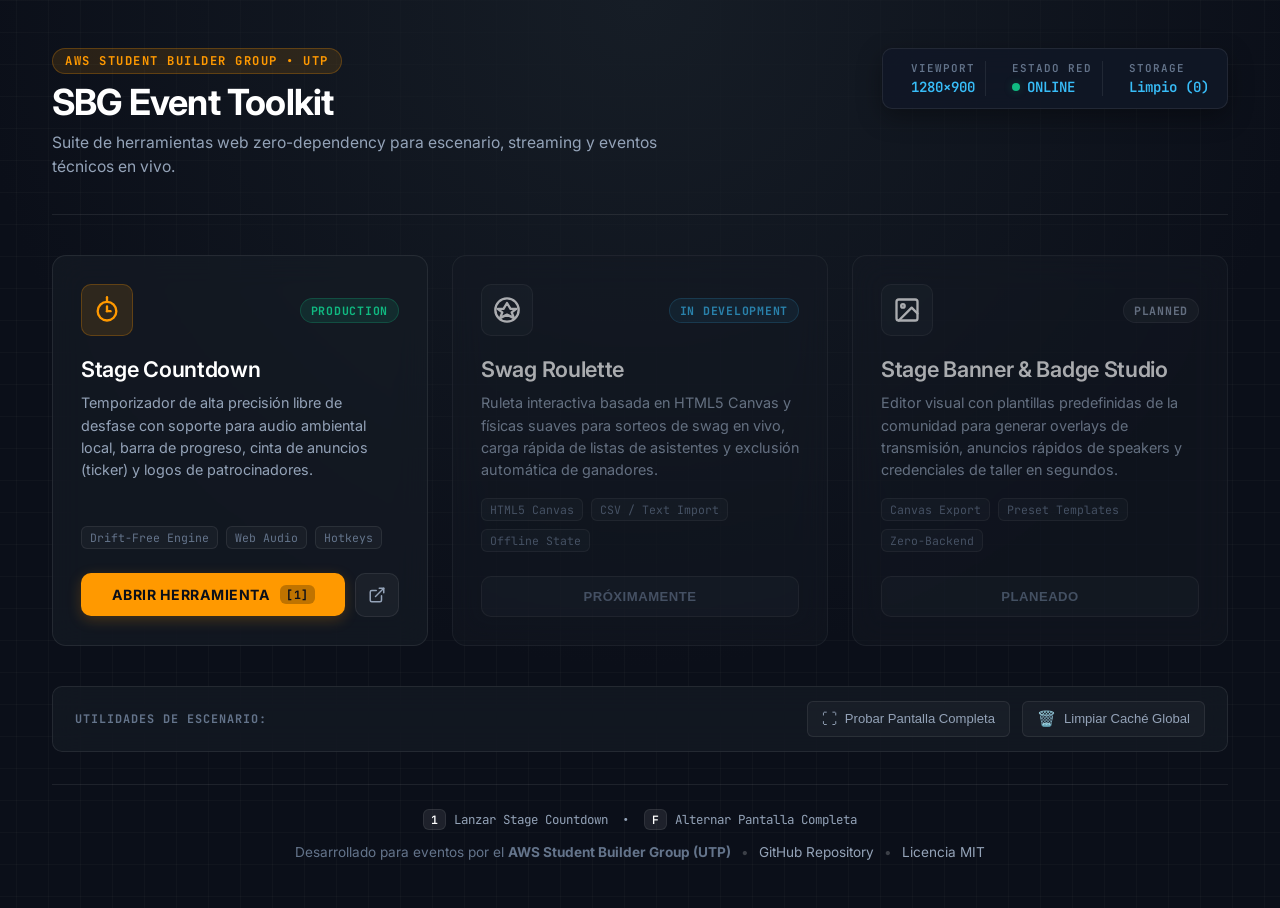
<file: index.html>
<!DOCTYPE html>
<html lang="es">
<head>
    <meta charset="UTF-8">
    <meta name="viewport" content="width=device-width, initial-scale=1.0">
    <title>Mission Control — SBG Event Toolkit</title>
    <meta name="description" content="Consola de mando y suite de herramientas web para escenario, transmisiones en vivo y talleres técnicos del AWS Student Builder Group (UTP).">
    <link rel="stylesheet" href="style.css">
</head>
<body>
    <div class="launchpad-container">
        <!-- Header: Barra de Estado del Operador -->
        <header class="operator-bar">
            <div class="brand-identity">
                <span class="community-badge">AWS STUDENT BUILDER GROUP • UTP</span>
                <h1 class="main-title">SBG Event Toolkit</h1>
                <p class="main-subtitle">Suite de herramientas web zero-dependency para escenario, streaming y eventos técnicos en vivo.</p>
            </div>

            <!-- Panel de Diagnóstico en Tiempo Real -->
            <div class="diag-panel" aria-label="Diagnóstico técnico del sistema">
                <div class="diag-item">
                    <span class="diag-label">VIEWPORT</span>
                    <span id="diag-resolution" class="diag-value">----×----</span>
                </div>
                <div class="diag-item">
                    <span class="diag-label">ESTADO RED</span>
                    <span id="diag-network" class="diag-value">
                        <span class="status-dot dot-online"></span> ONLINE
                    </span>
                </div>
                <div class="diag-item">
                    <span class="diag-label">STORAGE</span>
                    <span id="diag-storage" class="diag-value">Activo</span>
                </div>
            </div>
        </header>

        <!-- Cuadrícula Principal de Herramientas -->
        <main class="tools-grid-section">
            <div class="tools-grid">

                <!-- Tarjeta 1: Stage Countdown (ACTIVA) -->
                <article class="tool-card card-active" id="card-countdown">
                    <div class="card-header">
                        <div class="card-icon" aria-hidden="true">
                            <svg xmlns="http://www.w3.org/2000/svg" width="28" height="28" viewBox="0 0 24 24" fill="none" stroke="currentColor" stroke-width="2" stroke-linecap="round" stroke-linejoin="round">
                                <circle cx="12" cy="13" r="8"></circle>
                                <line x1="12" y1="9" x2="12" y2="13"></line>
                                <line x1="12" y1="13" x2="15" y2="13"></line>
                                <line x1="12" y1="1" x2="12" y2="5"></line>
                            </svg>
                        </div>
                        <span class="badge badge-prod">PRODUCTION</span>
                    </div>

                    <div class="card-body">
                        <h2 class="card-title">Stage Countdown</h2>
                        <p class="card-description">
                            Temporizador de alta precisión libre de desfase con soporte para audio ambiental local, barra de progreso, cinta de anuncios (ticker) y logos de patrocinadores.
                        </p>

                        <!-- Indicador dinámico de configuración previa guardada -->
                        <div id="countdown-stored-badge" class="stored-state-badge" style="display: none;">
                            <span class="state-dot">●</span> <span id="countdown-stored-text">Configuración previa detectada</span>
                        </div>

                        <div class="tech-tags">
                            <span class="tag-pill">Drift-Free Engine</span>
                            <span class="tag-pill">Web Audio</span>
                            <span class="tag-pill">Hotkeys</span>
                        </div>
                    </div>

                    <div class="card-actions">
                        <a href="./countdown/index.html" class="btn-primary card-btn-main" title="Abrir en esta pestaña">
                            <span>ABRIR HERRAMIENTA</span>
                            <span class="hotkey-badge">[1]</span>
                        </a>
                        <a href="./countdown/index.html" target="_blank" rel="noopener noreferrer" class="btn-icon" title="Abrir en nueva pestaña" aria-label="Abrir Stage Countdown en nueva pestaña">
                            <svg xmlns="http://www.w3.org/2000/svg" width="18" height="18" viewBox="0 0 24 24" fill="none" stroke="currentColor" stroke-width="2" stroke-linecap="round" stroke-linejoin="round">
                                <path d="M18 13v6a2 2 0 0 1-2 2H5a2 2 0 0 1-2-2V8a2 2 0 0 1 2-2h6"></path>
                                <polyline points="15 3 21 3 21 9"></polyline>
                                <line x1="10" y1="14" x2="21" y2="3"></line>
                            </svg>
                        </a>
                    </div>
                </article>

                <!-- Tarjeta 2: Swag Roulette (EN DESARROLLO) -->
                <article class="tool-card card-disabled" id="card-roulette">
                    <div class="card-header">
                        <div class="card-icon" aria-hidden="true">
                            <svg xmlns="http://www.w3.org/2000/svg" width="28" height="28" viewBox="0 0 24 24" fill="none" stroke="currentColor" stroke-width="2" stroke-linecap="round" stroke-linejoin="round">
                                <circle cx="12" cy="12" r="10"></circle>
                                <polygon points="12 6 15 11 20 11 16 14 18 19 12 16 6 19 8 14 4 11 9 11 12 6"></polygon>
                            </svg>
                        </div>
                        <span class="badge badge-dev">IN DEVELOPMENT</span>
                    </div>

                    <div class="card-body">
                        <h2 class="card-title">Swag Roulette</h2>
                        <p class="card-description">
                            Ruleta interactiva basada en HTML5 Canvas y físicas suaves para sorteos de swag en vivo, carga rápida de listas de asistentes y exclusión automática de ganadores.
                        </p>

                        <div class="tech-tags">
                            <span class="tag-pill">HTML5 Canvas</span>
                            <span class="tag-pill">CSV / Text Import</span>
                            <span class="tag-pill">Offline State</span>
                        </div>
                    </div>

                    <div class="card-actions">
                        <button class="btn-disabled card-btn-main" disabled aria-disabled="true">
                            <span>PRÓXIMAMENTE</span>
                        </button>
                    </div>
                </article>

                <!-- Tarjeta 3: Stage Banner & Badge Studio (PLANEADO) -->
                <article class="tool-card card-disabled" id="card-studio">
                    <div class="card-header">
                        <div class="card-icon" aria-hidden="true">
                            <svg xmlns="http://www.w3.org/2000/svg" width="28" height="28" viewBox="0 0 24 24" fill="none" stroke="currentColor" stroke-width="2" stroke-linecap="round" stroke-linejoin="round">
                                <rect x="3" y="3" width="18" height="18" rx="2" ry="2"></rect>
                                <circle cx="8.5" cy="8.5" r="1.5"></circle>
                                <polyline points="21 15 16 10 5 21"></polyline>
                            </svg>
                        </div>
                        <span class="badge badge-plan">PLANNED</span>
                    </div>

                    <div class="card-body">
                        <h2 class="card-title">Stage Banner & Badge Studio</h2>
                        <p class="card-description">
                            Editor visual con plantillas predefinidas de la comunidad para generar overlays de transmisión, anuncios rápidos de speakers y credenciales de taller en segundos.
                        </p>

                        <div class="tech-tags">
                            <span class="tag-pill">Canvas Export</span>
                            <span class="tag-pill">Preset Templates</span>
                            <span class="tag-pill">Zero-Backend</span>
                        </div>
                    </div>

                    <div class="card-actions">
                        <button class="btn-disabled card-btn-main" disabled aria-disabled="true">
                            <span>PLANEADO</span>
                        </button>
                    </div>
                </article>

            </div>
        </main>

        <!-- Barra de Utilidades Rápidas para el Operador -->
        <section class="operator-utilities">
            <div class="utilities-wrapper">
                <span class="utilities-title">UTILIDADES DE ESCENARIO:</span>
                <div class="utilities-buttons">
                    <button id="fullscreen-btn" class="btn-quick-util" title="Probar el modo pantalla completa en el proyector">
                        <span class="btn-icon-glyph">⛶</span> Probar Pantalla Completa
                    </button>
                    <button id="clear-cache-btn" class="btn-quick-util btn-danger-action" title="Eliminar configuraciones almacenadas en este navegador">
                        <span class="btn-icon-glyph">🗑️</span> Limpiar Caché Global
                    </button>
                </div>
            </div>
        </section>

        <!-- Footer -->
        <footer class="launchpad-footer">
            <div class="footer-shortcuts">
                <span class="hotkey-pill">1</span> Lanzar Stage Countdown &nbsp;•&nbsp; 
                <span class="hotkey-pill">F</span> Alternar Pantalla Completa
            </div>
            <div class="footer-meta">
                <span>Desarrollado para eventos por el <strong>AWS Student Builder Group (UTP)</strong></span>
                <span class="footer-separator">•</span>
                <a href="https://github.com/aws-sbg-utp/sbg-event-toolkit" target="_blank" rel="noopener noreferrer" class="footer-link">GitHub Repository</a>
                <span class="footer-separator">•</span>
                <a href="./LICENSE" class="footer-link">Licencia MIT</a>
            </div>
        </footer>
    </div>

    <script src="script.js"></script>
</body>
</html>
</file>
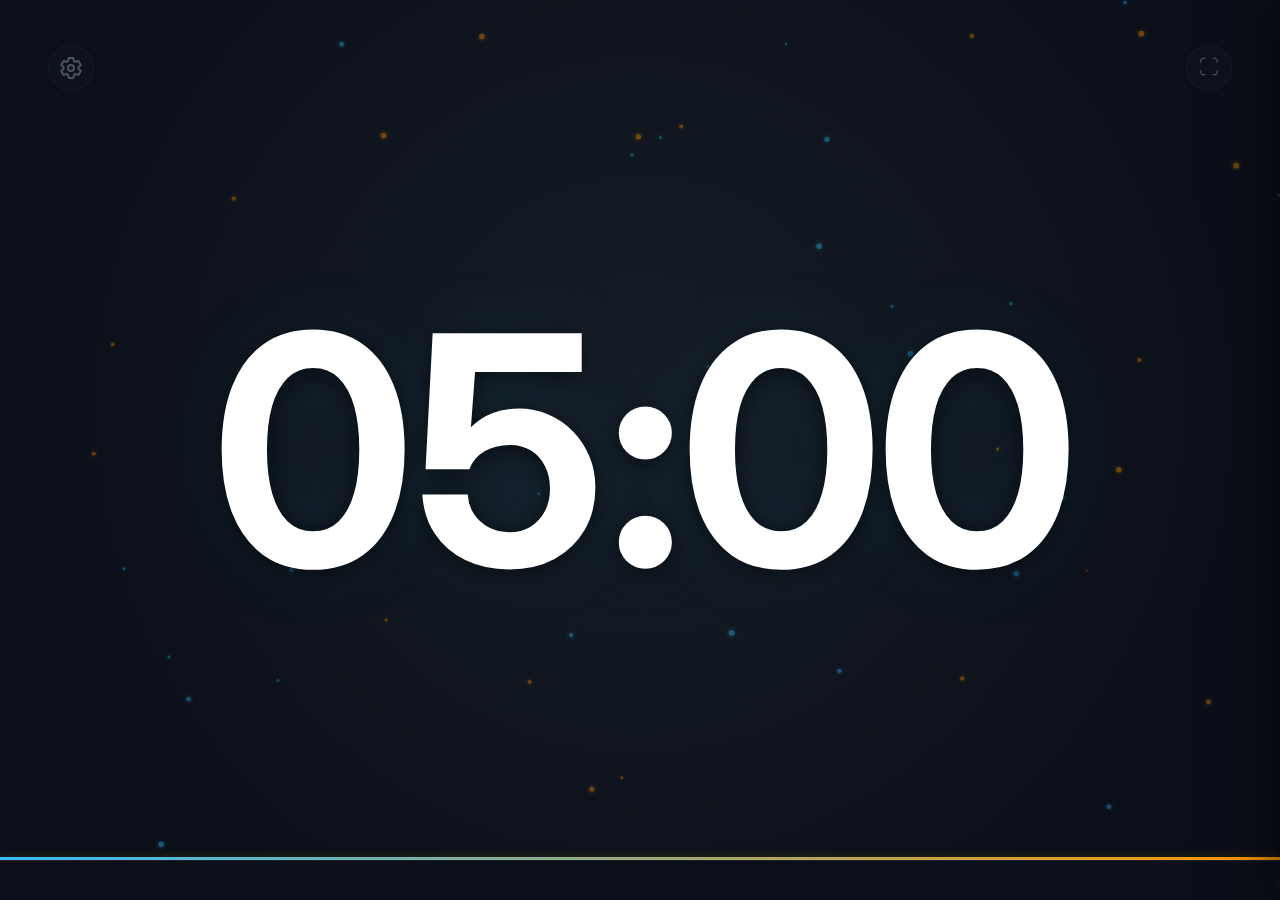
<file: countdown/index.html>
<!DOCTYPE html>
<html lang="es">
<head>
    <meta charset="UTF-8">
    <meta name="viewport" content="width=device-width, initial-scale=1.0">
    <title>Stage Countdown — SBG Event Toolkit</title>
    <meta name="description" content="Herramienta de cuenta regresiva en escenario de alta precisión para eventos y conferencias.">
    <link rel="stylesheet" href="style.css">
</head>
<body>
    <!-- Canvas de Fondo (Motor de Partículas) -->
    <canvas id="fx-canvas"></canvas>

    <div class="stage-container">
        <!-- Top Bar -->
        <header class="top-bar">
            <button id="open-panel-btn" class="settings-btn" aria-label="Abrir configuración" title="Configuración">
                <svg xmlns="http://www.w3.org/2000/svg" width="24" height="24" viewBox="0 0 24 24" fill="none" stroke="currentColor" stroke-width="2" stroke-linecap="round" stroke-linejoin="round">
                    <circle cx="12" cy="12" r="3"></circle>
                    <path d="M19.43 12.98c.04-.32.07-.64.07-.98s-.03-.66-.07-.98l2.11-1.65c.19-.15.24-.42.12-.64l-2-3.46c-.12-.22-.39-.3-.59-.22l-2.49 1c-.52-.4-1.08-.73-1.69-.93l-.38-2.65C14.46 2.18 14.25 2 14 2h-4c-.25 0-.46.18-.49.42l-.38 2.65c-.61.2-1.17.53-1.69.93l-2.49-1c-.2-.08-.47 0-.59.22l-2 3.46c-.13.22-.07.49.12.64l2.11 1.65c-.04.32-.07.65-.07.98s.03.66.07.98l-2.11 1.65c-.19.15-.24.42-.12.64l2 3.46c.12.22.39.3.59.22l2.49-1c.52.4 1.08.73 1.69.93l.38 2.65c.03.24.24.42.49.42h4c.25 0 .46-.18.49-.42l.38-2.65c.61-.2 1.17-.53 1.69-.93l2.49 1c.2.08.47 0 .59-.22l2-3.46c.12-.22.07-.49-.12-.64l-2.11-1.65z"></path>
                </svg>
            </button>
            <div class="top-logos">
                <div class="logo-container" id="top-left-logo"></div>
                <div class="logo-container" id="top-right-logo"></div>
            </div>
            <button id="fullscreen-btn" class="fullscreen-btn" aria-label="Pantalla completa" title="Pantalla completa">⛶</button>
        </header>

        <!-- Main Clock -->
        <main class="main-display">
            <div class="clock-wrapper">
                <div class="clock-display" id="countdown">05:00</div>
            </div>
        </main>

        <!-- Bottom Bar -->
        <footer class="bottom-section">
            <div class="bottom-logos">
                <div class="logo-container" id="bottom-left-logo"></div>
                <div class="logo-container" id="bottom-right-logo"></div>
            </div>
            <div class="progress-container">
                <div id="progress-bar" class="progress-bar"></div>
            </div>
            <div class="ticker-wrap">
                <div id="ticker" class="ticker">BIENVENIDOS AL EVENTO • STAGE COUNTDOWN TOOLKIT • </div>
            </div>
        </footer>
    </div>

    <!-- Panel de Configuración -->
    <aside id="settings-modal" class="settings-modal" aria-label="Panel de configuración">
        <div class="modal-header">
            <h2>Configuración</h2>
            <button id="close-modal" class="close-modal-btn" aria-label="Cerrar panel">✕</button>
        </div>

        <section class="control-section">
            <h3 class="section-title">Temporizador</h3>
            <div class="form-group">
                <label for="initial-minutes" class="form-label">Minutos</label>
                <input type="number" id="initial-minutes" value="5" min="1" max="120" class="input-field">
            </div>
            <div class="button-group">
                <button id="start-btn" class="btn-primary">INICIAR</button>
                <button id="pause-btn" class="btn-secondary">PAUSAR</button>
                <button id="reset-btn" class="btn-secondary">REINICIAR</button>
            </div>
            <div class="quick-controls">
                <button id="add-minute" class="btn-quick">+1 MIN</button>
                <button id="sub-minute" class="btn-quick">-1 MIN</button>
            </div>
        </section>

        <section class="control-section audio-section">
            <h3 class="section-title">Audio Ambiente</h3>
            <div class="file-upload-group">
                <label for="audio-upload" class="file-btn">📁 SUBIR AUDIO</label>
                <input type="file" id="audio-upload" accept="audio/*" class="hidden-input">
            </div>
            <div class="slider-group">
                <label for="volume-slider" class="form-label">Volumen <span id="volume-value" class="value-display">70%</span></label>
                <input type="range" id="volume-slider" min="0" max="1" step="0.01" value="0.7" class="volume-slider">
            </div>
            <label class="checkbox-label">
                <input type="checkbox" id="loop-checkbox" checked>
                <span>Reproducir en bucle</span>
            </label>
            <div class="audio-actions">
                <button id="play-audio-btn" class="btn-secondary">▶ PROBAR</button>
                <button id="stop-audio-btn" class="btn-secondary">⏹ DETENER</button>
            </div>
        </section>

        <section class="control-section">
            <h3 class="section-title">Personalización</h3>
            <div class="form-group">
                <label for="ticker-text" class="form-label">Texto del Ticker</label>
                <div class="ticker-input-group">
                    <input type="text" id="ticker-text" value="BIENVENIDOS AL EVENTO • STAGE COUNTDOWN TOOLKIT" class="input-field">
                    <button id="update-ticker-btn" class="btn-secondary small">ACTUALIZAR</button>
                </div>
            </div>
            <div class="form-group">
                <label class="form-label">Logos de Patrocinadores</label>
                <div class="logo-upload-group">
                    <label for="logo-upload" class="file-btn">📸 SELECCIONAR LOGO</label>
                    <input type="file" id="logo-upload" accept="image/*" class="hidden-input">
                    <select id="logo-position" class="select-field">
                        <option value="top-left">↖ Arriba Izquierda</option>
                        <option value="top-right">↗ Arriba Derecha</option>
                        <option value="bottom-left">↙ Abajo Izquierda</option>
                        <option value="bottom-right" selected>↘ Abajo Derecha</option>
                    </select>
                    <div class="logo-actions-group">
                        <button id="add-logo-btn" class="btn-secondary small">INSERTAR</button>
                        <button id="remove-logo-btn" class="btn-clear small logo-btn-clear">QUITAR</button>
                    </div>
                </div>
            </div>
        </section>

        <div class="modal-footer">
            <button id="clear-storage" class="btn-clear">Restablecer Configuración</button>
            <p class="hint">Espacio: Iniciar/Pausar • Esc: Cerrar panel</p>
        </div>
    </aside>

    <script src="script.js"></script>
</body>
</html>
</file>
<file: style.css>
@import url('https://fonts.googleapis.com/css2?family=Inter:wght@400;500;600;700&family=JetBrains+Mono:wght@400;500;600;700&display=swap');

:root {
    /* === Fondos y Superficies === */
    --bg-main: #0B0F19;
    --bg-secondary: #161D26;
    --bg-panel: rgba(16, 23, 38, 0.88);
    --bg-card: rgba(22, 29, 38, 0.65);
    --bg-card-hover: rgba(27, 36, 48, 0.8);
    --bg-input: rgba(11, 15, 25, 0.65);

    /* === Tipografía y Textos === */
    --text-primary: #FFFFFF;
    --text-secondary: #94A3B8;
    --text-muted: #64748B;

    /* === Identidad AWS Orange === */
    --aws-orange: #FF9900;
    --aws-orange-hover: #FFA826;
    --aws-orange-soft: rgba(255, 153, 0, 0.12);
    --aws-orange-glow: rgba(255, 153, 0, 0.22);

    /* === Identidad Tech Blue === */
    --tech-blue: #38BDF8;
    --tech-blue-soft: rgba(56, 189, 248, 0.10);
    --tech-blue-glow: rgba(56, 189, 248, 0.18);

    /* === Estados: Verde Esmeralda y Peligro === */
    --emerald-green: #10B981;
    --emerald-soft: rgba(16, 185, 129, 0.12);
    --emerald-glow: rgba(16, 185, 129, 0.25);
    --amber-warning: #F59E0B;
    --amber-soft: rgba(245, 158, 11, 0.12);
    --danger-red: #F87171;
    --danger-soft: rgba(248, 113, 113, 0.12);

    /* === Cristales y Bordes (Glassmorphism) === */
    --border-glass: rgba(255, 255, 255, 0.08);
    --border-glass-hover: rgba(255, 255, 255, 0.18);
    --border-accent: rgba(56, 189, 248, 0.25);

    /* === Radios de Curvatura === */
    --radius-sm: 6px;
    --radius-md: 10px;
    --radius-lg: 14px;
    --radius-full: 9999px;
}

* {
    margin: 0;
    padding: 0;
    box-sizing: border-box;
}

body {
    background-color: var(--bg-main);
    background-image: 
        radial-gradient(circle at 50% 0%, #161D26 0%, transparent 60%),
        linear-gradient(to right, rgba(255, 255, 255, 0.025) 1px, transparent 1px),
        linear-gradient(to bottom, rgba(255, 255, 255, 0.025) 1px, transparent 1px);
    background-size: 100% 100%, 32px 32px, 32px 32px;
    background-position: top center;
    font-family: 'Inter', system-ui, -apple-system, sans-serif;
    color: var(--text-primary);
    min-height: 100vh;
    display: flex;
    flex-direction: column;
    -webkit-font-smoothing: antialiased;
    overflow-x: hidden;
}

/* === Contenedor Principal === */
.launchpad-container {
    width: 100%;
    max-width: 1240px;
    margin: 0 auto;
    padding: 48px 32px;
    display: flex;
    flex-direction: column;
    min-height: 100vh;
    justify-content: space-between;
}

/* === Header Superior: Operator Status Bar === */
.operator-bar {
    display: flex;
    justify-content: space-between;
    align-items: flex-start;
    gap: 32px;
    padding-bottom: 36px;
    border-bottom: 1px solid var(--border-glass);
    margin-bottom: 40px;
}

.brand-identity {
    display: flex;
    flex-direction: column;
    gap: 8px;
    max-width: 650px;
}

.community-badge {
    align-self: flex-start;
    font-family: 'JetBrains Mono', monospace;
    font-size: 0.76rem;
    font-weight: 700;
    color: var(--aws-orange);
    background: var(--aws-orange-soft);
    border: 1px solid rgba(255, 153, 0, 0.25);
    padding: 4px 12px;
    border-radius: var(--radius-full);
    letter-spacing: 1.5px;
}

.main-title {
    font-size: 2.25rem;
    font-weight: 700;
    letter-spacing: -0.8px;
    line-height: 1.15;
    color: var(--text-primary);
}

.main-subtitle {
    font-size: 0.98rem;
    color: var(--text-secondary);
    line-height: 1.5;
}

/* === Panel de Diagnóstico Técnico === */
.diag-panel {
    display: flex;
    gap: 16px;
    background: var(--bg-panel);
    backdrop-filter: blur(20px);
    -webkit-backdrop-filter: blur(20px);
    border: 1px solid var(--border-glass);
    border-radius: var(--radius-md);
    padding: 12px 18px;
    box-shadow: 0 8px 24px rgba(0, 0, 0, 0.35);
    flex-shrink: 0;
}

.diag-item {
    display: flex;
    flex-direction: column;
    gap: 3px;
    padding: 0 10px;
    border-right: 1px solid var(--border-glass);
}

.diag-item:last-child {
    border-right: none;
    padding-right: 0;
}

.diag-label {
    font-family: 'JetBrains Mono', monospace;
    font-size: 0.68rem;
    font-weight: 600;
    color: var(--text-muted);
    letter-spacing: 1px;
}

.diag-value {
    font-family: 'JetBrains Mono', monospace;
    font-size: 0.88rem;
    font-weight: 600;
    color: var(--tech-blue);
    font-variant-numeric: tabular-nums;
    display: flex;
    align-items: center;
    gap: 7px;
}

.status-dot {
    width: 8px;
    height: 8px;
    border-radius: var(--radius-full);
    display: inline-block;
}

.dot-online {
    background-color: var(--emerald-green);
    box-shadow: 0 0 8px var(--emerald-glow);
    animation: pulseDot 2s infinite ease-in-out;
}

.dot-offline {
    background-color: var(--amber-warning);
    box-shadow: 0 0 8px var(--amber-soft);
}

@keyframes pulseDot {
    0%, 100% { opacity: 1; transform: scale(1); }
    50% { opacity: 0.55; transform: scale(0.85); }
}

/* === Main Grid Section === */
.tools-grid-section {
    flex: 1;
    margin-bottom: 40px;
}

.tools-grid {
    display: grid;
    grid-template-columns: repeat(auto-fit, minmax(340px, 1fr));
    gap: 24px;
}

/* === Tarjetas de Herramientas (Glassmorphism) === */
.tool-card {
    background: var(--bg-card);
    backdrop-filter: blur(16px);
    -webkit-backdrop-filter: blur(16px);
    border: 1px solid var(--border-glass);
    border-radius: var(--radius-lg);
    padding: 28px;
    display: flex;
    flex-direction: column;
    justify-content: space-between;
    transition: all 0.3s cubic-bezier(0.4, 0, 0.2, 1);
    position: relative;
    overflow: hidden;
}

.tool-card.card-active:hover {
    background: var(--bg-card-hover);
    border-color: var(--border-glass-hover);
    transform: translateY(-2px);
    box-shadow: 0 16px 36px rgba(0, 0, 0, 0.45);
}

.tool-card.card-disabled {
    opacity: 0.65;
}

.card-header {
    display: flex;
    justify-content: space-between;
    align-items: center;
    margin-bottom: 20px;
}

.card-icon {
    width: 52px;
    height: 52px;
    border-radius: var(--radius-md);
    background: rgba(255, 255, 255, 0.03);
    border: 1px solid var(--border-glass);
    display: flex;
    align-items: center;
    justify-content: center;
    color: var(--text-primary);
    transition: all 0.25s ease;
}

.card-active .card-icon {
    color: var(--aws-orange);
    border-color: rgba(255, 153, 0, 0.25);
    background: var(--aws-orange-soft);
}

.card-active:hover .card-icon {
    transform: scale(1.05);
    box-shadow: 0 0 16px var(--aws-orange-soft);
}

/* === Badges de Estado === */
.badge {
    font-family: 'JetBrains Mono', monospace;
    font-size: 0.72rem;
    font-weight: 700;
    padding: 4px 10px;
    border-radius: var(--radius-full);
    letter-spacing: 0.75px;
    text-transform: uppercase;
}

.badge-prod {
    color: var(--emerald-green);
    background: var(--emerald-soft);
    border: 1px solid rgba(16, 185, 129, 0.25);
}

.badge-dev {
    color: var(--tech-blue);
    background: var(--tech-blue-soft);
    border: 1px solid rgba(56, 189, 248, 0.25);
}

.badge-plan {
    color: var(--text-secondary);
    background: rgba(255, 255, 255, 0.05);
    border: 1px solid var(--border-glass);
}

/* === Contenido de la Tarjeta === */
.card-body {
    flex: 1;
    display: flex;
    flex-direction: column;
    margin-bottom: 24px;
}

.card-title {
    font-size: 1.35rem;
    font-weight: 600;
    color: var(--text-primary);
    margin-bottom: 10px;
    letter-spacing: -0.3px;
}

.card-description {
    font-size: 0.9rem;
    color: var(--text-secondary);
    line-height: 1.55;
    margin-bottom: 16px;
    flex: 1;
}

/* Indicador dinámico de estado guardado en storage */
.stored-state-badge {
    display: inline-flex;
    align-items: center;
    gap: 6px;
    font-family: 'JetBrains Mono', monospace;
    font-size: 0.76rem;
    color: var(--tech-blue);
    background: var(--tech-blue-soft);
    border: 1px solid rgba(56, 189, 248, 0.2);
    padding: 4px 10px;
    border-radius: var(--radius-sm);
    margin-bottom: 16px;
    align-self: flex-start;
}

.state-dot {
    font-size: 0.65rem;
    color: var(--tech-blue);
}

/* === Pills Técnicas === */
.tech-tags {
    display: flex;
    flex-wrap: wrap;
    gap: 8px;
}

.tag-pill {
    font-family: 'JetBrains Mono', monospace;
    font-size: 0.72rem;
    color: var(--text-muted);
    background: rgba(255, 255, 255, 0.03);
    border: 1px solid var(--border-glass);
    padding: 3px 8px;
    border-radius: var(--radius-sm);
}

/* === Acciones de la Tarjeta === */
.card-actions {
    display: flex;
    gap: 10px;
    align-items: center;
}

.card-btn-main {
    flex: 1;
    display: flex;
    align-items: center;
    justify-content: center;
    gap: 10px;
    text-decoration: none;
    text-align: center;
}

.btn-primary {
    background: var(--aws-orange);
    color: #0B0F19;
    font-weight: 700;
    font-size: 0.88rem;
    padding: 12px 18px;
    border: none;
    border-radius: var(--radius-md);
    cursor: pointer;
    box-shadow: 0 4px 14px var(--aws-orange-glow);
    transition: all 0.2s cubic-bezier(0.4, 0, 0.2, 1);
    letter-spacing: 0.5px;
}

.btn-primary:hover {
    background: var(--aws-orange-hover);
    box-shadow: 0 6px 20px rgba(255, 153, 0, 0.35);
    transform: translateY(-1px);
}

.hotkey-badge {
    font-family: 'JetBrains Mono', monospace;
    font-size: 0.72rem;
    background: rgba(0, 0, 0, 0.25);
    padding: 2px 6px;
    border-radius: var(--radius-sm);
    color: #0B0F19;
}

.btn-icon {
    width: 44px;
    height: 44px;
    display: flex;
    align-items: center;
    justify-content: center;
    border-radius: var(--radius-md);
    background: rgba(255, 255, 255, 0.04);
    border: 1px solid var(--border-glass);
    color: var(--text-secondary);
    cursor: pointer;
    text-decoration: none;
    transition: all 0.2s ease;
    flex-shrink: 0;
}

.btn-icon:hover {
    color: var(--text-primary);
    background: rgba(255, 255, 255, 0.08);
    border-color: var(--border-glass-hover);
    transform: translateY(-1px);
}

.btn-disabled {
    background: rgba(255, 255, 255, 0.03);
    color: var(--text-muted);
    border: 1px solid var(--border-glass);
    font-size: 0.82rem;
    font-weight: 600;
    padding: 12px;
    border-radius: var(--radius-md);
    cursor: not-allowed;
    letter-spacing: 0.5px;
    text-transform: uppercase;
}

/* === Barra de Utilidades del Operador === */
.operator-utilities {
    background: var(--bg-card);
    backdrop-filter: blur(16px);
    -webkit-backdrop-filter: blur(16px);
    border: 1px solid var(--border-glass);
    border-radius: var(--radius-md);
    padding: 14px 22px;
    margin-bottom: 32px;
}

.utilities-wrapper {
    display: flex;
    justify-content: space-between;
    align-items: center;
    flex-wrap: wrap;
    gap: 16px;
}

.utilities-title {
    font-family: 'JetBrains Mono', monospace;
    font-size: 0.74rem;
    font-weight: 700;
    color: var(--text-muted);
    letter-spacing: 1px;
}

.utilities-buttons {
    display: flex;
    gap: 12px;
    flex-wrap: wrap;
}

.btn-quick-util {
    background: rgba(255, 255, 255, 0.03);
    border: 1px solid var(--border-glass);
    color: var(--text-secondary);
    padding: 8px 14px;
    border-radius: var(--radius-sm);
    font-size: 0.82rem;
    font-weight: 500;
    cursor: pointer;
    display: inline-flex;
    align-items: center;
    gap: 8px;
    transition: all 0.2s ease;
}

.btn-quick-util:hover {
    background: rgba(255, 255, 255, 0.07);
    color: var(--text-primary);
    border-color: var(--border-glass-hover);
}

.btn-danger-action:hover {
    background: var(--danger-soft);
    color: var(--danger-red);
    border-color: rgba(248, 113, 113, 0.3);
}

.btn-icon-glyph {
    font-size: 0.95rem;
}

/* === Footer === */
.launchpad-footer {
    display: flex;
    flex-direction: column;
    align-items: center;
    gap: 14px;
    padding-top: 24px;
    border-top: 1px solid var(--border-glass);
    font-size: 0.85rem;
    color: var(--text-muted);
}

.footer-shortcuts {
    font-family: 'JetBrains Mono', monospace;
    font-size: 0.78rem;
    color: var(--text-secondary);
    display: flex;
    align-items: center;
    gap: 8px;
    flex-wrap: wrap;
    justify-content: center;
}

.hotkey-pill {
    background: rgba(255, 255, 255, 0.08);
    border: 1px solid var(--border-glass);
    color: var(--text-primary);
    padding: 2px 7px;
    border-radius: var(--radius-sm);
    font-size: 0.72rem;
    font-weight: 600;
}

.footer-meta {
    display: flex;
    align-items: center;
    gap: 10px;
    flex-wrap: wrap;
    justify-content: center;
}

.footer-separator {
    color: rgba(255, 255, 255, 0.2);
}

.footer-link {
    color: var(--text-secondary);
    text-decoration: none;
    transition: color 0.2s ease;
}

.footer-link:hover {
    color: var(--tech-blue);
}

/* === Adaptabilidad Responsiva === */
@media (max-width: 900px) {
    .operator-bar {
        flex-direction: column;
        align-items: stretch;
    }

    .diag-panel {
        justify-content: space-between;
    }

    .utilities-wrapper {
        flex-direction: column;
        align-items: stretch;
    }
}

@media (max-width: 600px) {
    .launchpad-container {
        padding: 28px 18px;
    }

    .main-title {
        font-size: 1.75rem;
    }

    .diag-panel {
        flex-direction: column;
        gap: 10px;
    }

    .diag-item {
        border-right: none;
        border-bottom: 1px solid var(--border-glass);
        padding-bottom: 8px;
        padding-left: 0;
    }

    .diag-item:last-child {
        border-bottom: none;
        padding-bottom: 0;
    }

    .tools-grid {
        grid-template-columns: 1fr;
    }
}
</file>
<file: countdown/style.css>
@import url('https://fonts.googleapis.com/css2?family=Inter:wght@400;500;600;700&family=JetBrains+Mono:wght@500;600;700&display=swap');

:root {
    --bg-main: #0B0F19;
    --bg-secondary: #161D26;
    --bg-panel: rgba(16, 23, 38, 0.88);
    --bg-card: rgba(22, 29, 38, 0.55);
    --bg-input: rgba(11, 15, 25, 0.65);

    --text-primary: #FFFFFF;
    --text-secondary: #94A3B8;
    --text-muted: #64748B;

    --aws-orange: #FF9900;
    --aws-orange-hover: #FFA826;
    --aws-orange-soft: rgba(255, 153, 0, 0.12);
    --aws-orange-glow: rgba(255, 153, 0, 0.22);

    --tech-blue: #38BDF8;
    --tech-blue-soft: rgba(56, 189, 248, 0.10);
    --tech-blue-glow: rgba(56, 189, 248, 0.18);

    --emerald-green: #10B981;
    --emerald-glow: rgba(16, 185, 129, 0.25);

    --danger-red: #F87171;
    --danger-soft: rgba(248, 113, 113, 0.12);

    --border-glass: rgba(255, 255, 255, 0.08);
    --border-glass-hover: rgba(255, 255, 255, 0.18);
    --border-accent: rgba(56, 189, 248, 0.25);

    --radius-sm: 6px;
    --radius-md: 10px;
    --radius-lg: 14px;
    --radius-full: 9999px;
}

* {
    margin: 0;
    padding: 0;
    box-sizing: border-box;
}

body {
    background-color: var(--bg-main);
    background-image: radial-gradient(circle at 50% 45%, #161D26 0%, #0B0F19 75%);
    font-family: 'Inter', system-ui, -apple-system, sans-serif;
    color: var(--text-primary);
    overflow: hidden;
    height: 100vh;
    width: 100vw;
    -webkit-font-smoothing: antialiased;
}

/* === CANVAS FONDO === */
#fx-canvas {
    position: absolute;
    top: 0;
    left: 0;
    width: 100%;
    height: 100%;
    z-index: 0;
    pointer-events: none;
}

.stage-container {
    position: relative;
    z-index: 1; /* Asegura que la UI esté sobre el canvas */
    display: flex;
    flex-direction: column;
    justify-content: space-between;
    height: 100vh;
    width: 100%;
}

/* Header */
.top-bar {
    height: 15vh;
    min-height: 100px;
    display: flex;
    align-items: center;
    justify-content: space-between;
    padding: 0 48px;
    position: relative;
    z-index: 20;
}

.settings-btn,
.fullscreen-btn {
    width: 46px;
    height: 46px;
    display: flex;
    align-items: center;
    justify-content: center;
    border-radius: var(--radius-full);
    background: rgba(255, 255, 255, 0.03);
    border: 1px solid var(--border-glass);
    color: var(--text-secondary);
    cursor: pointer;
    transition: all 0.25s cubic-bezier(0.4, 0, 0.2, 1);
    font-size: 20px;
    opacity: 0.45;
    padding: 0;
}

.settings-btn:hover,
.fullscreen-btn:hover {
    opacity: 1;
    color: var(--tech-blue);
    border-color: var(--border-accent);
    background: var(--tech-blue-soft);
    transform: scale(1.06);
}

.top-logos {
    display: flex;
    gap: 48px;
    align-items: center;
}

/* Main Display */
.main-display {
    flex: 1;
    display: flex;
    align-items: center;
    justify-content: center;
}

.clock-wrapper {
    display: flex;
    align-items: center;
    justify-content: center;
    height: 100%;
    width: 100%;
}

.clock-display {
    font-family: 'Inter', system-ui, sans-serif;
    font-weight: 700;
    font-size: 25vw;
    line-height: 1;
    letter-spacing: -10px;
    color: var(--text-primary);
    text-shadow: 
        0 4px 28px rgba(0, 0, 0, 0.65),
        0 0 70px rgba(56, 189, 248, 0.12);
    user-select: none;
    pointer-events: none;
    font-variant-numeric: tabular-nums;
    transition: transform 0.4s cubic-bezier(0.34, 1.56, 0.64, 1), color 0.4s ease, text-shadow 0.4s ease;
}

.clock-display.alarm {
    color: var(--emerald-green);
    text-shadow: 
        0 4px 24px rgba(0, 0, 0, 0.6),
        0 0 36px var(--emerald-glow),
        0 0 80px rgba(16, 185, 129, 0.12);
    animation: alarmPulse 1.2s infinite alternate ease-in-out;
}

@keyframes alarmPulse {
    from { transform: scale(1.0); }
    to { transform: scale(1.02); }
}

/* Footer & Marquee */
.bottom-section {
    height: 15vh;
    min-height: 120px;
    display: flex;
    flex-direction: column;
    justify-content: flex-end;
}

.bottom-logos {
    display: flex;
    justify-content: space-between;
    align-items: flex-end;
    padding: 0 48px 16px 48px;
}

.logo-container {
    height: 64px;
    display: flex;
    align-items: center;
    justify-content: center;
}

.logo-container img {
    max-height: 76px;
    width: auto;
    object-fit: contain;
    mix-blend-mode: screen;
    filter: brightness(1.08) contrast(1.05);
    opacity: 0.9;
    transition: opacity 0.3s ease, transform 0.3s ease;
}

.logo-container img:hover {
    opacity: 1;
    transform: scale(1.04);
}

.progress-container {
    width: 100%;
    height: 3px;
    background: rgba(255, 255, 255, 0.05);
}

.progress-bar {
    height: 100%;
    width: 100%;
    background: linear-gradient(90deg, var(--tech-blue), var(--aws-orange));
    box-shadow: 0 0 10px rgba(255, 153, 0, 0.25);
    transition: width 0.6s cubic-bezier(0.4, 0, 0.2, 1);
    will-change: width;
}

.ticker-wrap {
    height: 40px;
    background: var(--bg-main);
    border-top: 1px solid var(--border-glass);
    overflow: hidden;
    display: flex;
    align-items: center;
}

.ticker {
    font-size: 0.92rem;
    font-weight: 600;
    color: var(--aws-orange);
    text-transform: uppercase;
    letter-spacing: 3px;
    white-space: nowrap;
    padding-left: 100%;
    animation: marquee 34s linear infinite;
    text-shadow: 0 1px 8px rgba(255, 153, 0, 0.25);
    will-change: transform;
}

@keyframes marquee {
    from { transform: translateX(0); }
    to { transform: translateX(-100%); }
}

/* Control Panel */
.settings-modal {
    position: fixed;
    top: 0;
    right: -460px;
    width: 440px;
    height: 100vh;
    background: var(--bg-panel);
    backdrop-filter: blur(28px);
    -webkit-backdrop-filter: blur(28px);
    border-left: 1px solid var(--border-glass);
    box-shadow: -24px 0 60px rgba(0, 0, 0, 0.65);
    z-index: 200;
    transition: right 0.45s cubic-bezier(0.32, 0.72, 0, 1);
    overflow-y: auto;
    color: var(--text-primary);
    padding: 36px 32px;
    scrollbar-width: thin;
    scrollbar-color: rgba(255, 255, 255, 0.15) transparent;
}

.settings-modal.open {
    right: 0;
}

.modal-header {
    display: flex;
    justify-content: space-between;
    align-items: center;
    margin-bottom: 36px;
    padding-bottom: 20px;
    border-bottom: 1px solid var(--border-glass);
}

.modal-header h2 {
    font-size: 1.35rem;
    font-weight: 600;
    letter-spacing: -0.3px;
}

.close-modal-btn {
    background: none;
    border: none;
    color: var(--text-secondary);
    font-size: 24px;
    line-height: 1;
    cursor: pointer;
    padding: 6px 10px;
    border-radius: var(--radius-sm);
    transition: all 0.2s ease;
}

.close-modal-btn:hover {
    color: var(--text-primary);
    background: rgba(255, 255, 255, 0.08);
}

.control-section {
    margin-bottom: 38px;
}

.audio-section {
    border: 1px solid var(--border-glass);
    border-radius: var(--radius-lg);
    padding: 22px 18px;
    background: var(--bg-card);
    margin-bottom: 40px;
}

.section-title {
    font-size: 0.85rem;
    font-weight: 600;
    color: var(--tech-blue);
    text-transform: uppercase;
    letter-spacing: 1.5px;
    margin-bottom: 16px;
    opacity: 0.95;
}

.form-group {
    margin-bottom: 22px;
}

.form-label {
    display: block;
    color: var(--text-secondary);
    font-size: 0.85rem;
    margin-bottom: 8px;
    font-weight: 500;
}

.input-field,
.select-field {
    width: 100%;
    background: var(--bg-input);
    border: 1px solid var(--border-glass);
    color: var(--text-primary);
    padding: 12px 16px;
    border-radius: var(--radius-md);
    font-size: 0.98rem;
    transition: all 0.2s ease;
    outline: none;
    font-family: inherit;
}

.input-field:focus,
.select-field:focus {
    border-color: var(--tech-blue);
    box-shadow: 0 0 0 3px rgba(56, 189, 248, 0.15);
}

.select-field {
    appearance: none;
    background-image: url("data:image/svg+xml;charset=UTF-8,%3csvg xmlns='http://www.w3.org/2000/svg' viewBox='0 0 24 24' fill='none' stroke='%2394A3B8' stroke-width='2' stroke-linecap='round' stroke-linejoin='round'%3e%3cpolyline points='6 9 12 15 18 9'%3e%3c/polyline%3e%3c/svg%3e");
    background-repeat: no-repeat;
    background-position: right 14px center;
    background-size: 16px;
    padding-right: 40px;
    cursor: pointer;
}

.ticker-input-group {
    display: flex;
    gap: 10px;
}

.ticker-input-group .input-field {
    flex: 1;
}

.file-upload-group,
.logo-upload-group {
    display: flex;
    flex-direction: column;
    gap: 12px;
}

.logo-actions-group {
    display: grid;
    grid-template-columns: 1fr 1fr;
    gap: 10px;
}

.hidden-input {
    display: none;
}

.file-btn {
    display: inline-flex;
    align-items: center;
    justify-content: center;
    gap: 8px;
    background: var(--aws-orange-soft);
    color: var(--aws-orange);
    border: 1px solid rgba(255, 153, 0, 0.35);
    padding: 12px 20px;
    border-radius: var(--radius-md);
    font-weight: 600;
    font-size: 0.88rem;
    cursor: pointer;
    transition: all 0.2s ease;
    width: 100%;
    text-align: center;
}

.file-btn:hover {
    background: rgba(255, 153, 0, 0.2);
    border-color: var(--aws-orange);
    color: #FFA826;
}

.slider-group {
    margin: 20px 0;
}

.volume-slider {
    width: 100%;
    accent-color: var(--tech-blue);
    cursor: pointer;
    height: 6px;
}

.value-display {
    color: var(--aws-orange);
    font-family: 'JetBrains Mono', monospace;
    font-weight: 600;
}

.checkbox-label {
    display: flex;
    align-items: center;
    gap: 10px;
    color: var(--text-secondary);
    font-size: 0.9rem;
    cursor: pointer;
    user-select: none;
}

.checkbox-label input[type=checkbox] {
    accent-color: var(--tech-blue);
    width: 16px;
    height: 16px;
    cursor: pointer;
}

.button-group {
    display: grid;
    grid-template-columns: 1.8fr 1fr 1fr;
    gap: 10px;
    margin: 24px 0 16px;
}

.quick-controls {
    display: grid;
    grid-template-columns: 1fr 1fr;
    gap: 10px;
}

.btn-primary {
    background: var(--aws-orange);
    color: #0B0F19;
    font-weight: 700;
    font-size: 0.98rem;
    padding: 14px;
    border: none;
    border-radius: var(--radius-md);
    cursor: pointer;
    box-shadow: 0 4px 14px var(--aws-orange-glow);
    transition: all 0.2s cubic-bezier(0.4, 0, 0.2, 1);
    text-transform: uppercase;
    letter-spacing: 0.75px;
}

.btn-primary:hover {
    background: var(--aws-orange-hover);
    box-shadow: 0 6px 20px rgba(255, 153, 0, 0.35);
    transform: translateY(-1px);
}

.btn-secondary {
    background: rgba(255, 255, 255, 0.04);
    color: var(--text-primary);
    border: 1px solid var(--border-glass);
    font-weight: 500;
    padding: 14px;
    border-radius: var(--radius-md);
    cursor: pointer;
    transition: all 0.2s ease;
    text-transform: uppercase;
    font-size: 0.85rem;
    letter-spacing: 0.5px;
}

.btn-secondary:hover {
    background: rgba(255, 255, 255, 0.08);
    border-color: var(--border-glass-hover);
    color: #FFFFFF;
}

.btn-quick {
    background: rgba(22, 29, 38, 0.6);
    border: 1px solid var(--border-glass);
    color: var(--text-secondary);
    padding: 10px 14px;
    border-radius: var(--radius-sm);
    font-size: 0.82rem;
    font-weight: 600;
    cursor: pointer;
    transition: all 0.2s ease;
}

.btn-quick:hover {
    background: var(--tech-blue-soft);
    color: var(--tech-blue);
    border-color: var(--border-accent);
}

.audio-actions {
    display: flex;
    gap: 10px;
    margin-top: 16px;
}

.small {
    padding: 10px 14px !important;
    font-size: 0.82rem !important;
}

.modal-footer {
    margin-top: 36px;
    padding-top: 22px;
    border-top: 1px solid var(--border-glass);
    text-align: center;
}

.btn-clear {
    background: transparent;
    border: 1px solid var(--danger-red);
    color: var(--danger-red);
    padding: 10px 20px;
    border-radius: var(--radius-md);
    font-size: 0.85rem;
    margin-bottom: 16px;
    cursor: pointer;
    transition: all 0.2s ease;
}

.btn-clear:hover {
    background: var(--danger-soft);
}

.logo-btn-clear {
    margin-bottom: 0 !important;
    padding: 10px 14px !important;
}

.hint {
    color: var(--text-muted);
    font-size: 0.78rem;
    line-height: 1.4;
}

@media (max-width: 1024px) {
    .clock-display {
        font-size: 22vw;
        letter-spacing: -6px;
    }
    
    .settings-modal {
        width: 100%;
        max-width: 400px;
        right: -100%;
    }
    
    .settings-modal.open {
        right: 0;
    }

    .top-bar,
    .bottom-logos {
        padding: 0 24px;
    }
}
</file>
